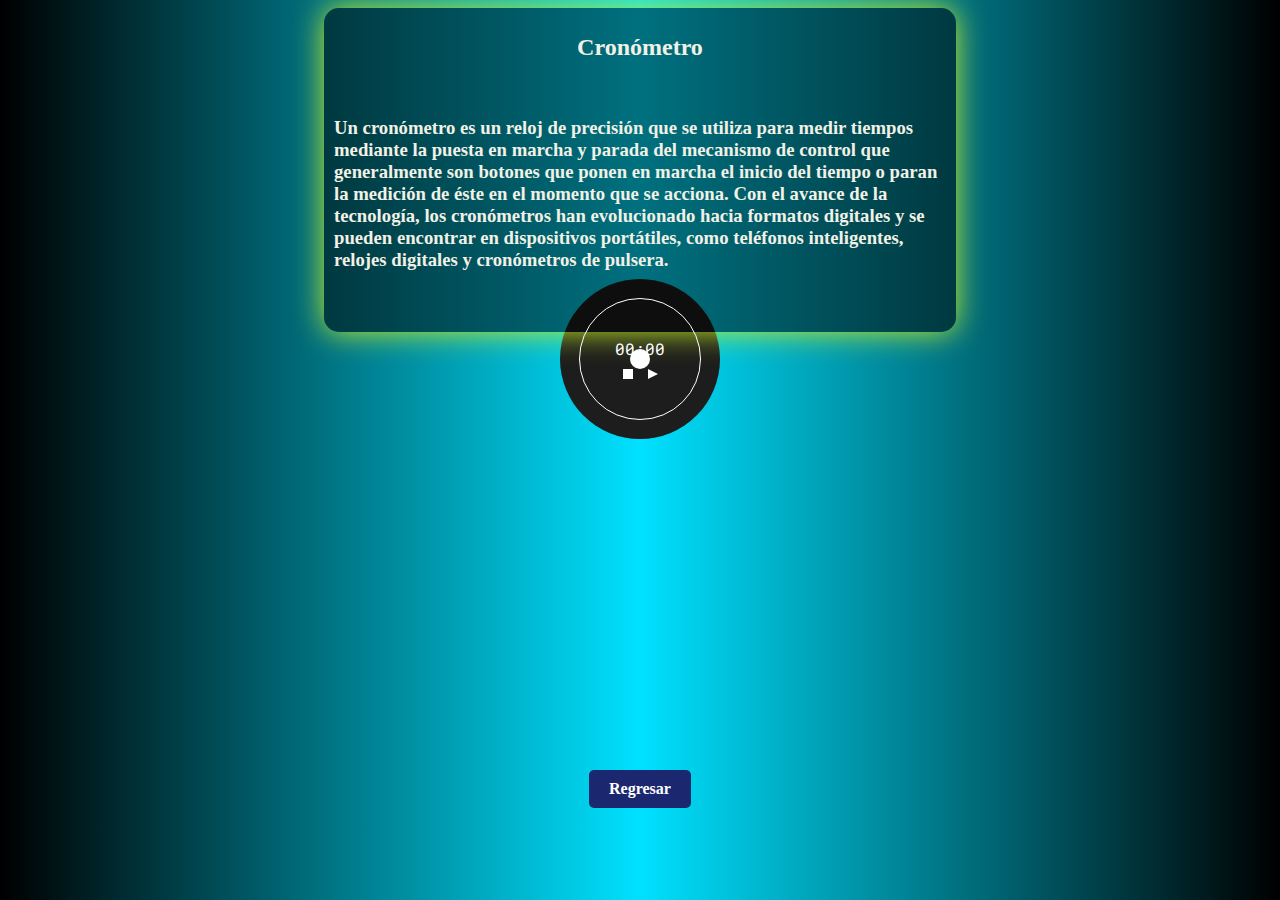
<file: Evidencia3.0-main/Cronometro/index.html>
<!DOCTYPE html>
<html lang="es">
<head>
    <meta charset="UTF-8">
    <meta http-equiv="X-UA-Compatible" content="IE=edge">
    <meta name="viewport" content="width=device-width, initial-scale=1.0">
    <title>Cronómetro</title>
    <link href="https://fonts.googleapis.com/css2?family=Roboto+Mono:wght@100&display=swap" rel="stylesheet">
    <link href="estilos.css" rel="stylesheet">
    <script src="codigo.js" defer></script>
</head>
<body>
    <div class="container">
        <h1>
            Cronómetro
        </h1>
        <p><h3>
            Un cronómetro es un reloj de precisión que se utiliza para medir tiempos mediante la puesta en marcha y parada del mecanismo de control que generalmente son botones que ponen en marcha el inicio del tiempo o paran la medición de éste en el momento que se acciona. Con el avance de la tecnología, los cronómetros han evolucionado hacia formatos digitales y se pueden encontrar en dispositivos portátiles, como teléfonos inteligentes, relojes digitales y cronómetros de pulsera.
        </h3></p>
    </div>
    <main>
        <div class="circle">
            <div id="stopwatch" class="stopwatch">00:00</div>
            <div class="buttons">
                <div class="stop" onclick="stop()"></div>
                <div id="play-pause" class="paused" onclick="playPause()"></div>
            </div>
        </div>
        <div id="seconds-sphere" class="seconds-sphere"></div>
    </main>
    <div class="bottom-button">
        <a href="../Principal.html" class="button">Regresar</a>
    </div>
</body>
</html>
</file>
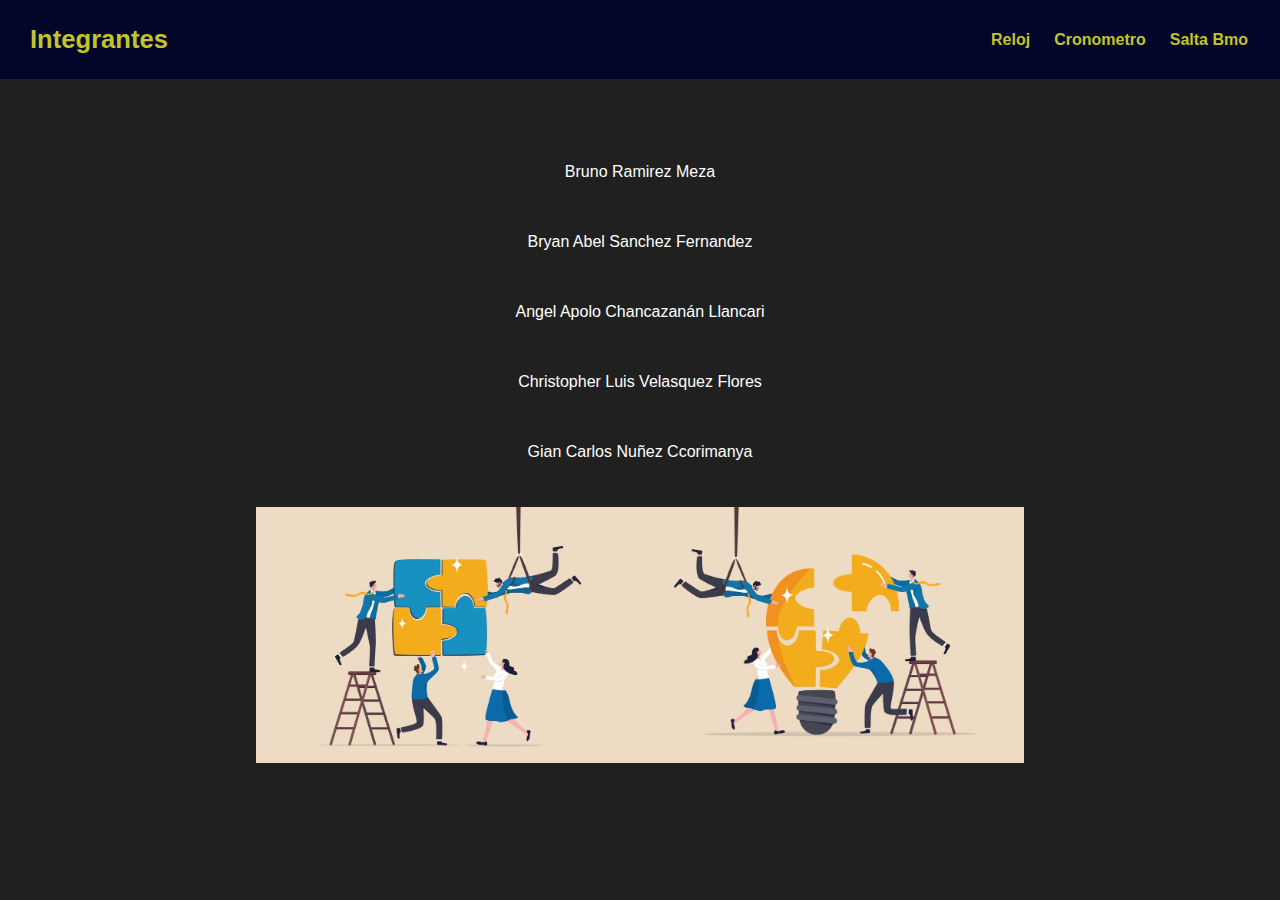
<file: Evidencia3.0-main/integrantes/index.html>
<!DOCTYPE html>
<html lang="es">
<head>
    <title>Integrantes</title>
    <link rel="stylesheet" href="estilo.css">
</head>
<body>
    <header>
        <div class="container">
            <p class="logo">Integrantes</p>
            <nav>
                <a href="../Reloj/index.html">Reloj</a>
                <a href="../Cronometro/index.html">Cronometro</a>
                <a href="../Salta bmo/index.html">Salta Bmo</a>
            </nav>
        </div>
    </header>
    <section id="hero">
        
        <div class="integrantes">
            <div class="integrante">
                <p>Bruno Ramirez Meza</p>
            </div>
            <div class="integrante">
                <p>Bryan Abel Sanchez Fernandez</p>
            </div>
            <div class="integrante">
                <p>Angel Apolo Chancazanán Llancari</p>
            </div>
            <div class="integrante">
                <p>Christopher Luis Velasquez Flores</p>
            </div>
            <div class="integrante">
                <p>Gian Carlos Nuñez Ccorimanya</p>
            </div>
            <div class="imagenes">
                <img src="./img/2b0075e537.jpg" alt="Imagen 1" width="30%" height="30%">
                <img src="./img/cc23513c8e.jpg" alt="Imagen 2" width="30%" height="30%">
            </div>
        </div>
    </section>
</body>
</html>
</file>
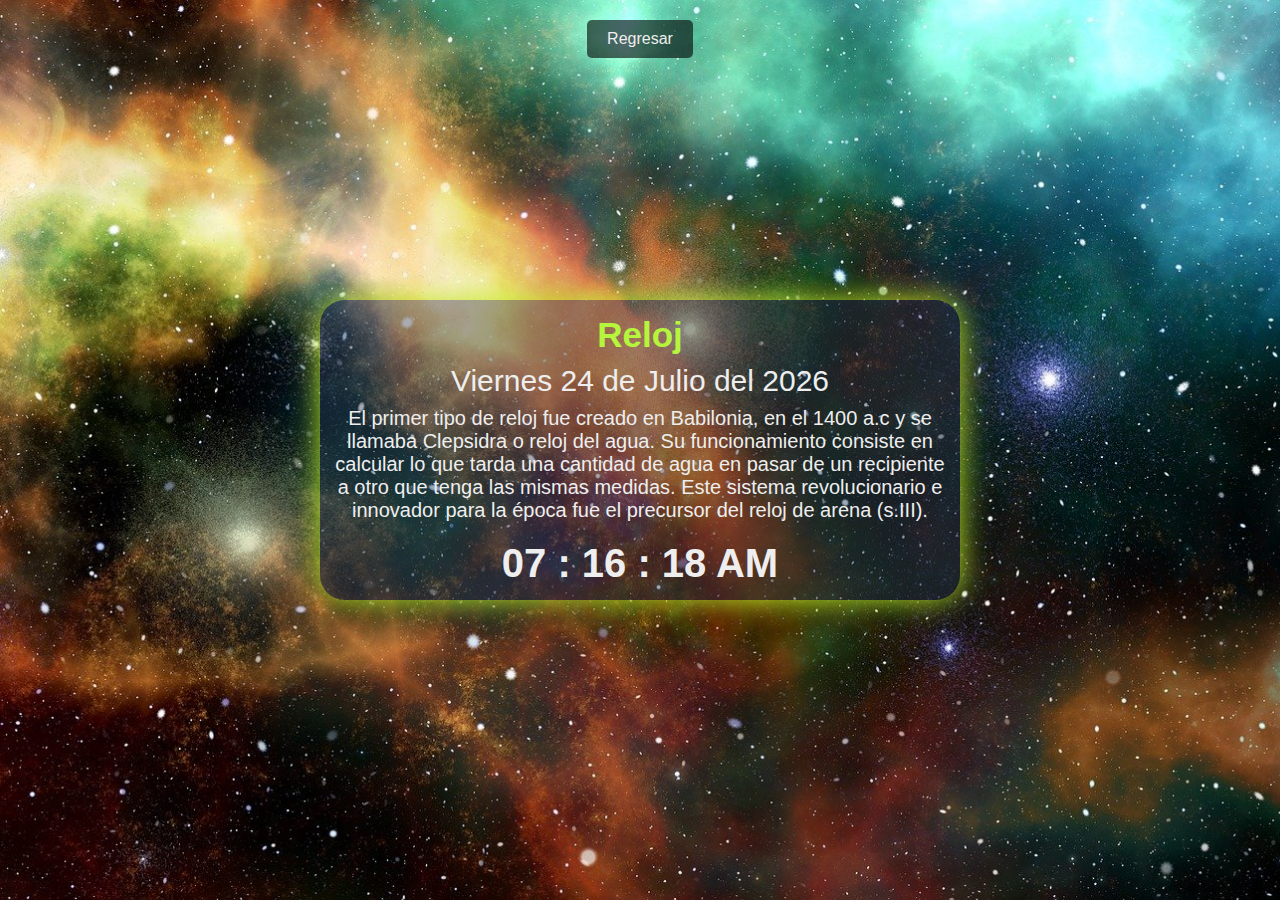
<file: Evidencia3.0-main/Reloj/index.html>
<!DOCTYPE html>
<html lang="es">
<head>
    <meta charset="UTF-8">
    <meta name="viewport" content="width=device-width, initial-scale=1.0">
    <title>Reloj</title>
    <link rel="stylesheet" href="estilo.css">
</head>
<body>

    <div class="back-button">
        <a href="../Principal.html">Regresar</a>
    </div>
    <section class="watch-container">
        <div class="title">Reloj</div>

        <div class="date">
            nameDay day de month del year
        </div>
        <div class="additional-text"><p>El primer tipo de reloj fue creado en Babilonia, en el 1400 a.c y se llamaba Clepsidra o reloj del agua. Su funcionamiento consiste en calcular lo que tarda una cantidad de agua en pasar de un recipiente a otro que tenga las mismas medidas. Este sistema revolucionario e innovador para la época fue el precursor del reloj de arena (s.III).</p></div>
        <div class="watch">
            00 : 00 : 00
        </div>
    </section>



<script src="codigo.js"></script>
</body>
</html>
</file>
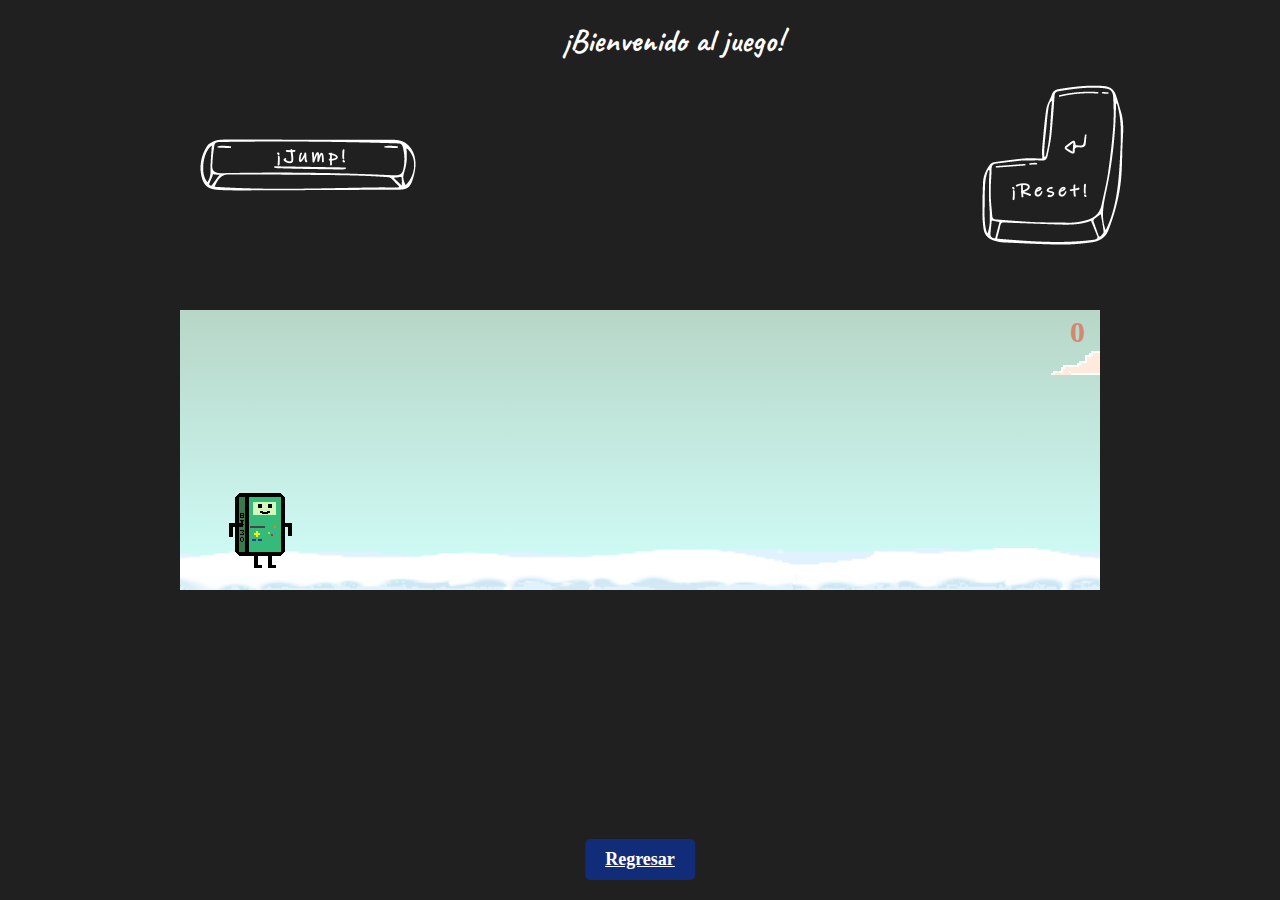
<file: Evidencia3.0-main/Salta bmo/index.html>
<!DOCTYPE html>
<html lang="es">
<head>
    <meta charset="UTF-8">
    <meta http-equiv="X-UA-Compatible" content="IE=edge">
    <meta name="viewport" content="width=device-width, initial-scale=1.0">
    <title>Salta bmo</title>
    <link rel="stylesheet" href="estilo.css">
    <link rel="preconnect" href="https://fonts.googleapis.com">
<link rel="preconnect" href="https://fonts.gstatic.com" crossorigin>
<link href="https://fonts.googleapis.com/css2?family=Caveat:wght@500&display=swap" rel="stylesheet">
    
</head>
<body>
    <div class="texto-superior">
        <h1>¡Bienvenido al juego!</h1>
        <img src="./img/fac9bc49e8.png" alt="tecla" id="tecla-img" width="250px" height="250px">
        <img src="./img/73fa9fa88b.png" alt="tecla" class="tecla-img" width="250px" height="250px">
    </div>
    <div class="contenedor">
        <div class="suelo"></div>
        <div class="bmo bmo-corriendo"></div>
        <div class="score">0</div>
    </div>
    <div class="game-over">GAME OVER</div>
    <a href="../Principal.html" class="regresar-btn">Regresar</a>
    <script src="codigo.js"></script>
</body>
</html>
</file>
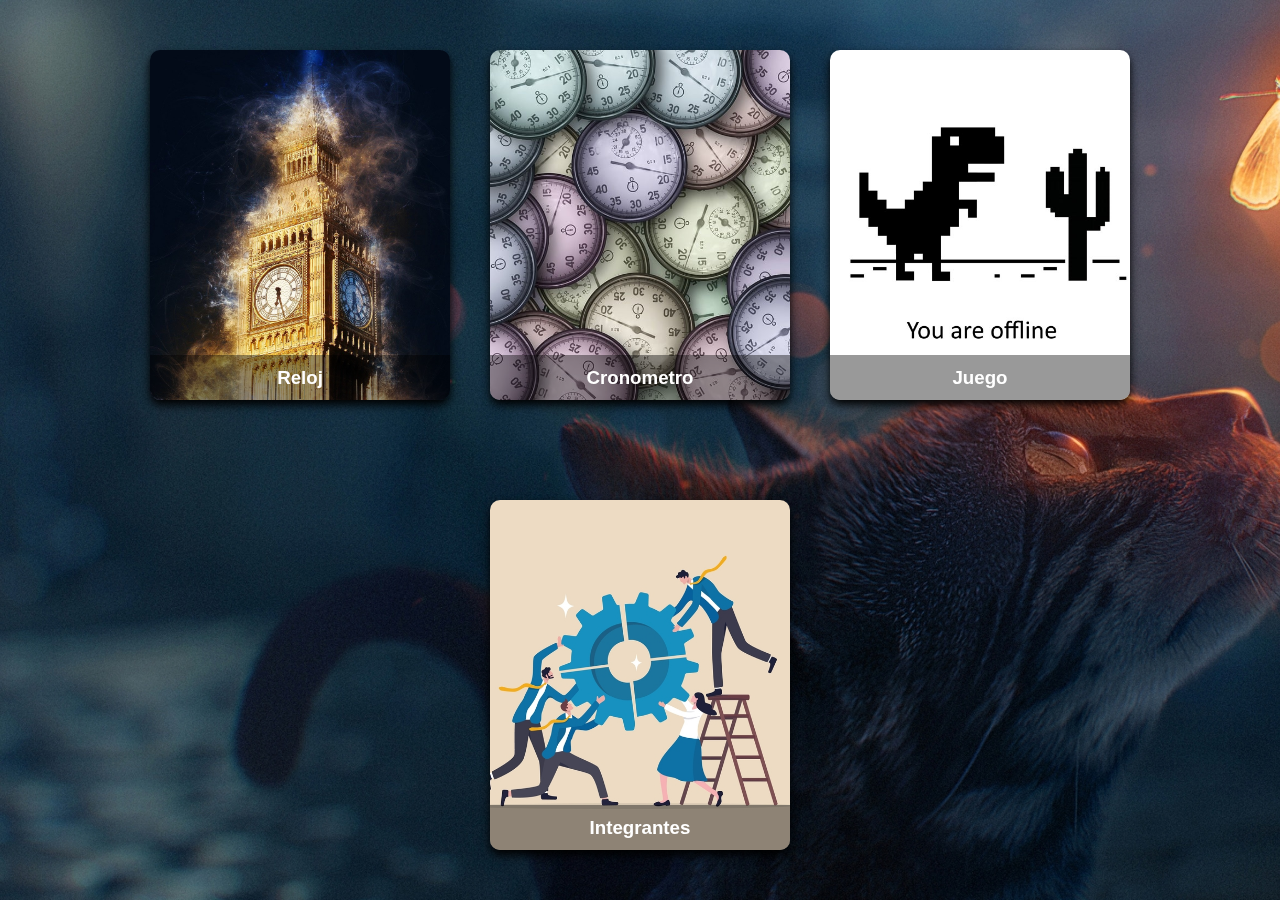
<file: Evidencia3.0-main/Principal.html>
<!DOCTYPE html>
<html lang="es">
<head>
    <meta charset="UTF-8">
    <meta http-equiv="X-UA-Compatible" content="IE=edge">
    <meta name="viewport" content="width=device-width, initial-scale=1.0">

    <link rel="stylesheet" href="estilo.css">
    <title>Cronome-Dota</title>
</head>
<body>
    <div class="card">
        <div class="face front">
            <img src="./img/big-ben-1927684_1280.jpg" alt="Reloj">
            <h3>Reloj</h3>
        </div>
        <div class="face back">
            <h3>Reloj</h3>
            <p>Este reloj web te mostrará la hora actual de forma precisa. Es una herramienta simple y útil para tener a mano en tu navegador.

                ¡Disfruta de la hora actualizada al instante!</p>
            <div class="link">
                <a href="#">Detalles</a>
            </div>
        </div>
    </div>

    <div class="card">
        <div class="face front">
            <img src="./img/stopwatch-911767_640.jpg" alt="">
            <h3>Cronometro</h3>
        </div>
        <div class="face back">
            <h3>Cronometro</h3>
            <p>Controla y registra el tiempo de forma precisa con este sencillo cronómetro basado en JavaScript. Mide tus tiempos de ejercicio, actividades o simplemente diviértete. ¡Inicia el contador y aprovecha al máximo cada segundo!​</p>
            <div class="link">
                <a href="#">Detalles</a>
            </div>
        </div>
    </div>

    <div class="card">
        <div class="face front">
            <img src="./img/shutterstock_783702085.jpg" alt="">
            <h3>Juego</h3>
        </div>
        <div class="face back">
            <h3>Juego</h3>
            <p>Un pequeño juego basado en el juego del Dinosaurio de Google</p>
            <div class="link">
                <a href="#">Detalles</a>
            </div>
        </div>
    </div>

    <div class="card">
        <div class="face front">
            <img src="./img/73e612e68b.jpg" alt="">
            <h3>Integrantes</h3>
        </div>
        <div class="face back">
            <h3>Integrantes</h3>
            <p>Pagina echa con amor.</p>
            <div class="link">
                <a href="../Evidencia3.0/integrantes/index.html">Detalles</a>
            </div>
        </div>
    </div>

</body>
</html>
</file>
<file: Evidencia3.0-main/Cronometro/estilos.css>
body{
    background: linear-gradient(to right, #000000, rgb(0, 225, 255), #000000 );
}

main {
    font-family: 'Roboto Mono', monospace;
    position: relative;
    bottom: 350px;
}
.circle {
    border-radius: 50%;
    width: 120px;
    height: 120px;
    border: 1px solid #fff;
    color: #fff;
    margin: auto auto;
    display: flex;
    justify-content: center;
    align-items: center;
    flex-direction: column;
}

.circle::before {
    content: '';
    border-radius: 50%;
    z-index: -1;
    position: absolute;
    width: 160px;
    height: 160px;
    left: calc(50% - 80px);
    top: calc(50% - 80px);
    background-color: #1d1d1d;
}

.seconds-sphere {
    width: 20px;
    height: 20px;
    border-radius: 50%;
    background-color: #fff;
    position: absolute;
    left: calc(50% - 10px);
    top: calc(50% - 10px);
    animation: rotacion 60s linear infinite;
    animation-play-state: paused;
}

@keyframes rotacion {
	from { 	transform: rotate(-90deg) translateX(60px); }
	to   {  transform: rotate(270deg) translateX(60px); }
}

.buttons {
    margin-top: 10px;
    display: inline-flex;
}

.paused {
    height: 10px;
    border-width: 5px 0 5px 10px;
    cursor: pointer;
    box-sizing: border-box;
    margin-left: 15px;
    border-color: transparent transparent transparent #fff;
    transition: 100ms all ease;
    will-change: border-width;
    border-style: solid;
}

.running {
    border-style: double;
    border-width: 0 0 0 10px;
}

.stop {
    background-color: #fff;
    height: 10px;
    width: 10px;
    cursor: pointer;
}
.container {
    display: flex;
    align-items: center;
    justify-content: center;
    background-color: rgba(0, 0, 0, 0.5);
    padding: 10px;
    margin: auto 25% 25% ;
    color: rgb(241, 241, 230);
    flex-direction: column;
    border-radius: 15px;
    box-shadow: 0px 0px 30px 0px rgba(194,237,37,1);
}
.container h1 {
    font-size: 24px;
    font-weight: bold;
    margin-bottom: 5px;
}
.bottom-button {
    display: flex;
    justify-content: center;
    margin-bottom: 20px;
}

.button {
    padding: 10px 20px;
    background-color: #1b2870;
    color: #ffffff;
    text-decoration: none;
    border-radius: 5px;
    font-weight: bold;
}

.button:hover {
    background-color: #d86161;
}
</file>
<file: Evidencia3.0-main/integrantes/estilo.css>
* {
    box-sizing: border-box;
}

html {
    scroll-behavior: smooth;
}

body {
    font-family: 'Roboto', sans-serif;
    margin: 0;
    background-color: #202020;
}

.container {
    max-width: 1400px;
    margin: auto;
}

header {
    background-color: rgb(3, 6, 41);
    position: fixed;
    top: 0;
    width: 100%;
}

header .logo {
    margin: 0;
    padding: 25px 30px;
    font-weight: bold;
    color: rgb(193, 196, 45);
    font-size: 1.6em;
}

header .container {
    display: flex;
    flex-direction: column;
    align-items: center;
}

header nav {
    display: flex;
    flex-direction: column;
    text-align: center;
    padding-bottom: 25px;
}

header a {
    padding: 5px 12px;
    text-decoration: none;
    font-weight: bold;
    color: rgb(193, 196, 45);
}

header a:hover {
    color: rgb(45, 14, 116);
}

@media (min-width: 850px) {
    header {
        position: fixed;
        width: 100%;
    }

    header .container {
        flex-direction: row;
        justify-content: space-between;
    }

    header nav {
        flex-direction: row;
        padding-bottom: 0;
        padding-right: 20px;
    }
}

#hero {
    display: flex;
    justify-content: center;
    align-items: center;
    height: 100vh;
    color: white;
}

#hero h1 {
    font-size: 2em;
    color: white;
    text-align: center;
}

.integrantes {
    display: flex;
    justify-content: center;
    align-items: center;
    flex-direction: column;
}

.integrante {
    margin: 10px 0;
    text-align: center;
}

.imagenes {
    display: flex;
    justify-content: center;
    align-items: center;
    margin-top: 20px;
}

.imagenes img {
    max-width: 100%;
    height: auto;
}
</file>
<file: Evidencia3.0-main/Reloj/estilo.css>
* {
    margin: 0;
    padding: 0;
    box-sizing: border-box;
}

body {
    height: 100vh;
    width: 100%;
    font-family: 'Lucida Sans', sans-serif;
    display: flex;
    justify-content: center;
    align-items: center;
    background-image: url('./img/universe-2742113_1920.jpg');
    background-size: cover;
    background-position: center;
}

section.watch-container {
    width: 85%;
    height: 300px;
    background-color: rgba(46, 50, 77, .4);
    padding: 10px 15px;
    border-radius: 25px;
    display: flex;
    flex-direction: column;
    justify-content: space-around;
    align-items: center;
    box-shadow: 0px 0px 30px 0px rgba(194,237,37,1);
    
}

.title {
    color: rgb(181, 245, 62);
    font-size: 35px;
    text-align: center;
    font-weight: bold;
}

.date {
    font-size: 30px;
    color: #eee;
    text-align: center;
}

.watch {
    color: #eee;
    font-size: 40px;
    width: 85%;
    text-align: center;
    font-weight: bold;
}


@media screen and (min-width: 768px) {
    section.watch-container {
        width: 65%;
    }
}

@media screen and (min-width: 1024px) {
    section.watch-container {
        width: 50%;
    }
}
.additional-text {
    font-size: 20px;
    color: #eee;
    text-align: center;
    margin-bottom: 10px;
}
.back-button {
    display: flex;
    justify-content: center;
    align-items: center;
    position: absolute;
    top: 20px;
    left: 0;
    right: 0;
}

.back-button a {
    display: inline-block;
    padding: 10px 20px;
    background-color: rgba(0, 0, 0, 0.6);
    color: #eee;
    text-decoration: none;
    border-radius: 5px;
    transition: background-color 0.3s ease;
}

.back-button a:hover {
    background-color: rgba(0, 0, 0, 0.8);
}
</file>
<file: Evidencia3.0-main/Salta bmo/estilo.css>
* {
    padding: 0;
    margin: 0;
}

body {
    height: 100vh;
    background: #202020;
    display: flex;
    align-items: center;
    position: relative;
}

.contenedor {
    width: 920px;
    height: 280px;
    margin: 0 auto;
    
    position: relative;

    background: linear-gradient(#b7d6c7, transparent) #d1fffb;
    /*linear-gradient(#90ebff, white);*/
    transition: background-color 1s linear;
    overflow: hidden;
}

.mediodia {
    background-color: #ffdcf3;
}

.tarde {
    background-color: #ffadad;
}

.noche {
    background-color: #aca8c7;
}

.bmo {
    width: 84px;
    height: 84px;

    position: absolute;
    bottom: 22px;
    left: 42px;
    z-index: 2;

    background: url(./img/BMO.png) repeat-x 0px 0px;
    background-size: 336px 84px;
    background-position-x: 0px;
}

.bmo-corriendo {
    animation: animarBmo 0.25s steps(2) infinite;
}

.bmo-estrellado {
    background-position-x: -252px;
}

.suelo {
    width: 200%;
    height: 42px;

    position: absolute;
    bottom: 0;
    left: 0;

    background: url(./img/nieve2.png) repeat-x 0px 0px;
    background-size: 50% 42px;
}

.gunter {
    width: 46px;
    height: 96px;

    position: absolute;
    bottom: 16px;
    left: 600px;
    z-index: 1;

    background: url(./img/Gunter.png) no-repeat;
}

.orgalorg {
    width: 98px;
    height: 66px;

    background: url(./img/gunterrr.png) no-repeat;
}

.nube {
    width: 92px;
    height: 26px;

    position: absolute;
    z-index: 0;

    background: url(./img/nube.png) no-repeat;
    background-size: 92px 26px;
}

.score {
    width: 100px;
    height: 30px;

    position: absolute;
    top: 5px;
    right: 15px;
    z-index: 10;

    color: #d48871;
    font-family: Verdana;
    font-size: 30px;
    font-weight: bold;
    text-align: right;
}

.game-over {
    display: none;

    position: absolute;
    width: 100%;

    text-align: center;
    color: #7e928b;
    font-size: 30px;
    font-family: Verdana;
    font-weight: 700;
}

@keyframes animarBmo {
    from {
        background-position-x: -84px;
    }
    to {
        background-position-x: -252px;
    }
}

.texto-superior {
    position: absolute;
    top: 20px;
    left: 44%;
    color: white;
    font-family: 'Caveat', cursive;
}
.tecla-img {
    position: absolute;
    top: 20px;
    right: 350px;
}
#tecla-img {
    position: absolute;
    top: 20px;
    left: 365px;
}
.regresar-btn {
    background-color: #112d7a;
    color: #fff;
    padding: 10px 20px;
    font-size: 18px;
    font-family: Verdana;
    font-weight: bold;
    cursor: pointer;
    border: none;
    outline: none;
    border-radius: 5px;
    position: absolute; 
    bottom: 20px; 
    left: 50%; 
    transform: translateX(-50%); 
}
</file>
<file: Evidencia3.0-main/estilo.css>
* {
    margin: 0;
    padding: 0;
    box-sizing: border-box;
    font-family: sans-serif;
}

body {
    display: flex;
    flex-wrap: wrap;
    align-items: center;
    justify-content: center;
    min-height: 100vh;
    background-image: url(./img/gato-con-mariposa-de-fantasia_1920x1080_xtrafondos.com.jpg);
}


.card {
    position: relative;
    width: 300px;
    height: 350px;
    margin: 20px;
}

.card .face {
    position: absolute;
    width: 100%;
    height: 100%;
    backface-visibility: hidden;
    border-radius: 10px;
    overflow: hidden;
    transition: .5s;
}

.card .front {
    transform: perspective(600px) rotateY(0deg);
    box-shadow: 0 5px 10px #000;
}

.card .front img {
    position: absolute;
    width: 100%;
    height: 100%;
    object-fit: cover;
}

.card .front h3 {
    position: absolute;
    bottom: 0;
    width: 100%;
    height: 45px;
    line-height: 45px;
    color: #fff;
    background: rgba(0,0,0,.4);
    text-align: center;
}

.card .back {
    transform: perspective(600px) rotateY(180deg);
    background: rgb(3, 35, 54);
    padding: 15px;
    color: #f3f3f3;
    display: flex;
    flex-direction: column;
    justify-content: space-between;
    text-align: center;
    box-shadow: 0 5px 10px #000;
}

.card .back .link {
    border-top: solid 1px #f3f3f3;
    height: 50px;
    line-height: 50px;
}

.card .back .link a {
    color: #f3f3f3;
}

.card .back h3 {
    font-size: 30px;
    margin-top: 20px;
    letter-spacing: 2px;
}

.card .back p {
    letter-spacing: 1px;
} 

.card:hover .front {
    transform: perspective(600px) rotateY(180deg);
}

.card:hover .back {
    transform: perspective(600px) rotateY(360deg);
}
</file>
